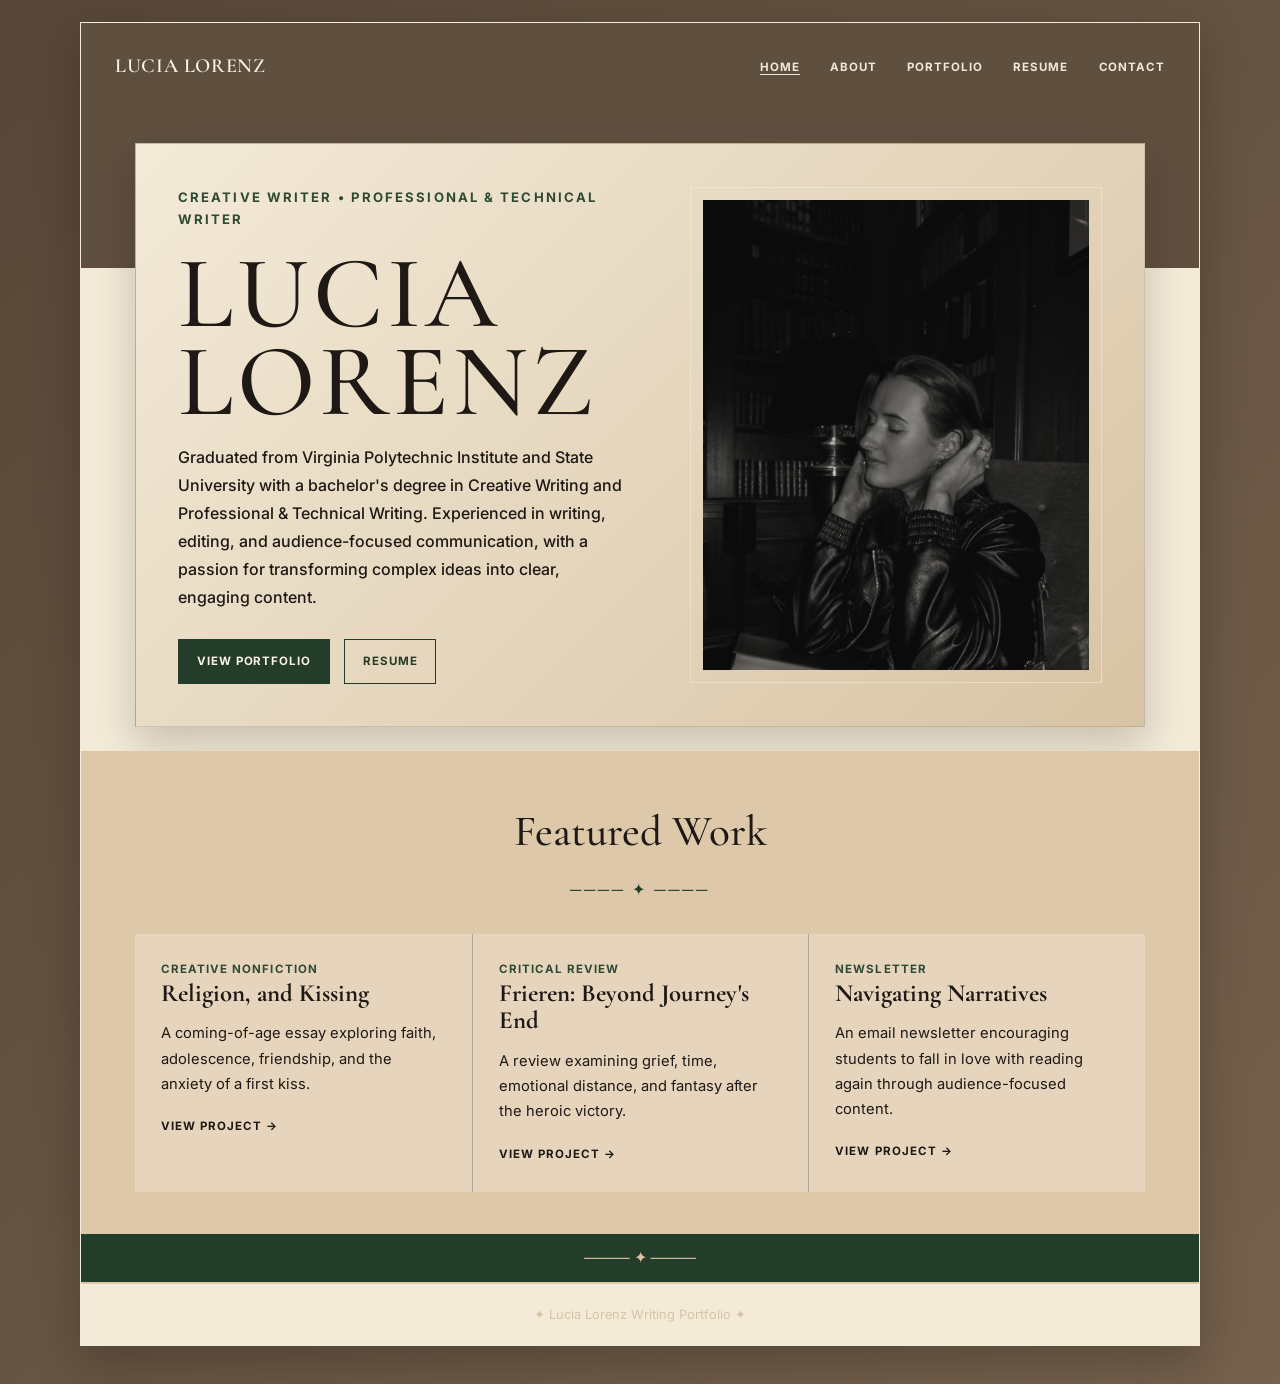
<file: index.html>
<!doctype html>
<html lang="en">
<head>
<meta charset="utf-8"><meta name="viewport" content="width=device-width, initial-scale=1">
<title>Home | Lucia Lorenz</title><link rel="stylesheet" href="style.css">
</head><body><div class="site"><header>
  <a class="brand" href="index.html" class="active">LUCIA LORENZ</a>
  <nav>
    <a href="index.html" class="active">Home</a>
    <a href="about.html">About</a>
    <a href="portfolio.html">Portfolio</a>
    <a href="resume.html">Resume</a>
    <a href="contact.html">Contact</a>
  </nav>
</header>
<main>
<section class="hero">
  <div><div class="eyebrow">Creative Writer • Professional & Technical Writer</div><h1>LUCIA<br>LORENZ</h1><p>Graduated from Virginia Polytechnic Institute and State University with a bachelor's degree in Creative Writing and Professional & Technical Writing. Experienced in writing, editing, and audience-focused communication, with a passion for transforming complex ideas into clear, engaging content.</p><div class="actions"><a class="btn" href="portfolio.html">View Portfolio</a><a class="btn secondary" href="assets/pdfs/lucia-lorenz-resume.pdf">Resume</a></div></div>
  <div class="photo-frame"><img src="assets/images/lucia-lorenz.jpg" alt="Black and white portrait of Lucia Lorenz"></div>
</section>
<section class="section"><h2>Featured Work</h2><div class="orn">──── ✦ ────</div><div class="featured">
  <article class="card"><div class="tag">Creative Nonfiction</div><h3>Religion, and Kissing</h3><p>A coming-of-age essay exploring faith, adolescence, friendship, and the anxiety of a first kiss.</p><a class="link" href="assets/pdfs/religion-and-kissing.pdf">View Project →</a></article>
  <article class="card"><div class="tag">Critical Review</div><h3>Frieren: Beyond Journey's End</h3><p>A review examining grief, time, emotional distance, and fantasy after the heroic victory.</p><a class="link" href="assets/pdfs/frieren-beyond-journeys-end-review.pdf">View Project →</a></article>
  <article class="card"><div class="tag">Newsletter</div><h3>Navigating Narratives</h3><p>An email newsletter encouraging students to fall in love with reading again through audience-focused content.</p><a class="link" href="assets/pdfs/navigating-narratives-newsletter.pdf">View Project →</a></article>
</div><div class="greenbar">──── ✦ ────</div></section></main><div class="footer-note">✦ Lucia Lorenz Writing Portfolio ✦</div></div></body></html>
</file>
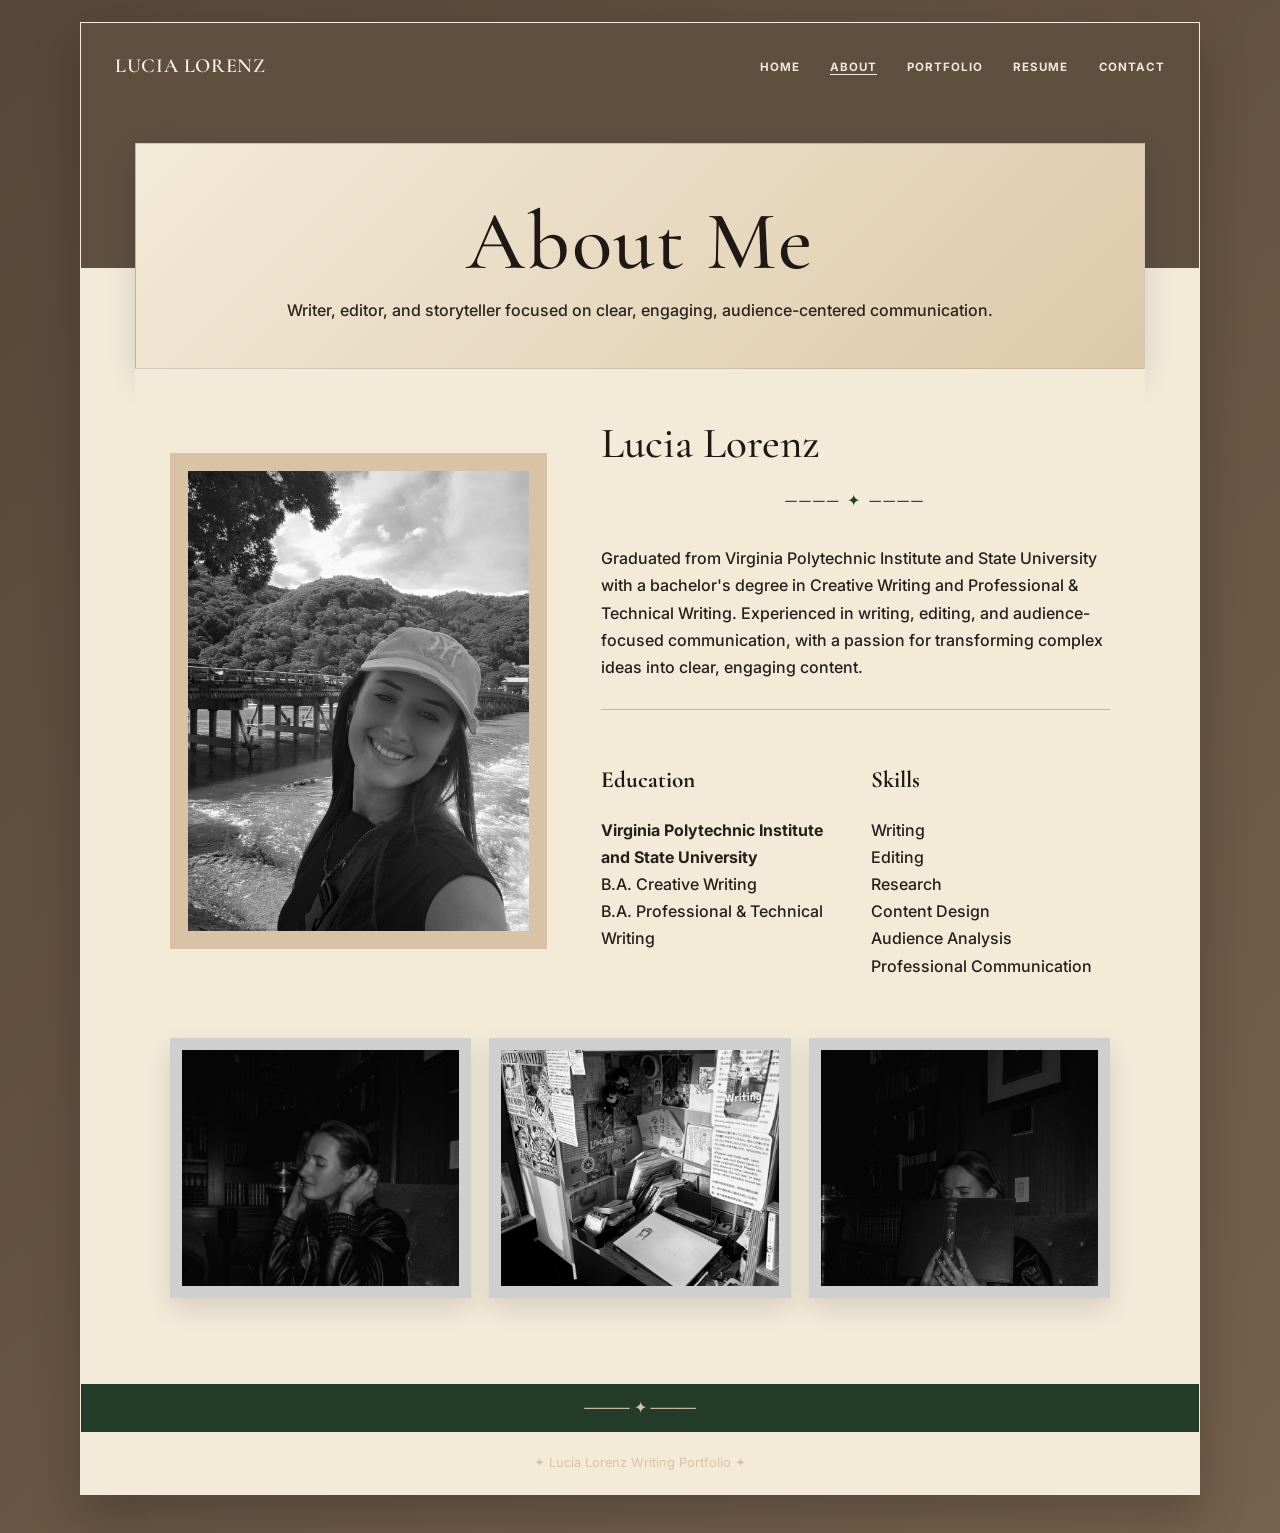
<file: about.html>
<!doctype html>
<html lang="en">
<head>
<meta charset="utf-8"><meta name="viewport" content="width=device-width, initial-scale=1">
<title>About | Lucia Lorenz</title><link rel="stylesheet" href="style.css">
</head><body><div class="site"><header>
  <a class="brand" href="index.html">LUCIA LORENZ</a>
  <nav>
    <a href="index.html">Home</a>
    <a href="about.html" class="active">About</a>
    <a href="portfolio.html">Portfolio</a>
    <a href="resume.html">Resume</a>
    <a href="contact.html">Contact</a>
  </nav>
</header>
<main>
<section class="page-head"><h1 class="page-title">About Me</h1><p class="intro">Writer, editor, and storyteller focused on clear, engaging, audience-centered communication.</p></section>
<section class="content"><div class="about-grid"><div class="about-photo"><img src="assets/images/kyoto-river.jpg" alt="Lucia Lorenz smiling outdoors near a river and bridge"></div><div><h1>Lucia Lorenz</h1><div class="orn">──── ✦ ────</div><p>Graduated from Virginia Polytechnic Institute and State University with a bachelor's degree in Creative Writing and Professional & Technical Writing. Experienced in writing, editing, and audience-focused communication, with a passion for transforming complex ideas into clear, engaging content.</p><div class="split"><div><h3>Education</h3><p><strong>Virginia Polytechnic Institute and State University</strong><br>B.A. Creative Writing<br>B.A. Professional & Technical Writing</p></div><div><h3>Skills</h3><p>Writing<br>Editing<br>Research<br>Content Design<br>Audience Analysis<br>Professional Communication</p></div></div></div></div><div class="photo-strip"><img src="assets/images/lucia-lorenz.jpg" alt="Black and white portrait of Lucia Lorenz"><img src="assets/images/writing-desk.jpg" alt="Writing desk with manga and art materials"><img src="assets/images/reading-book.jpg" alt="Lucia reading in a library"></div></section><div class="greenbar">──── ✦ ────</div></main><div class="footer-note">✦ Lucia Lorenz Writing Portfolio ✦</div></div></body></html>
</file>
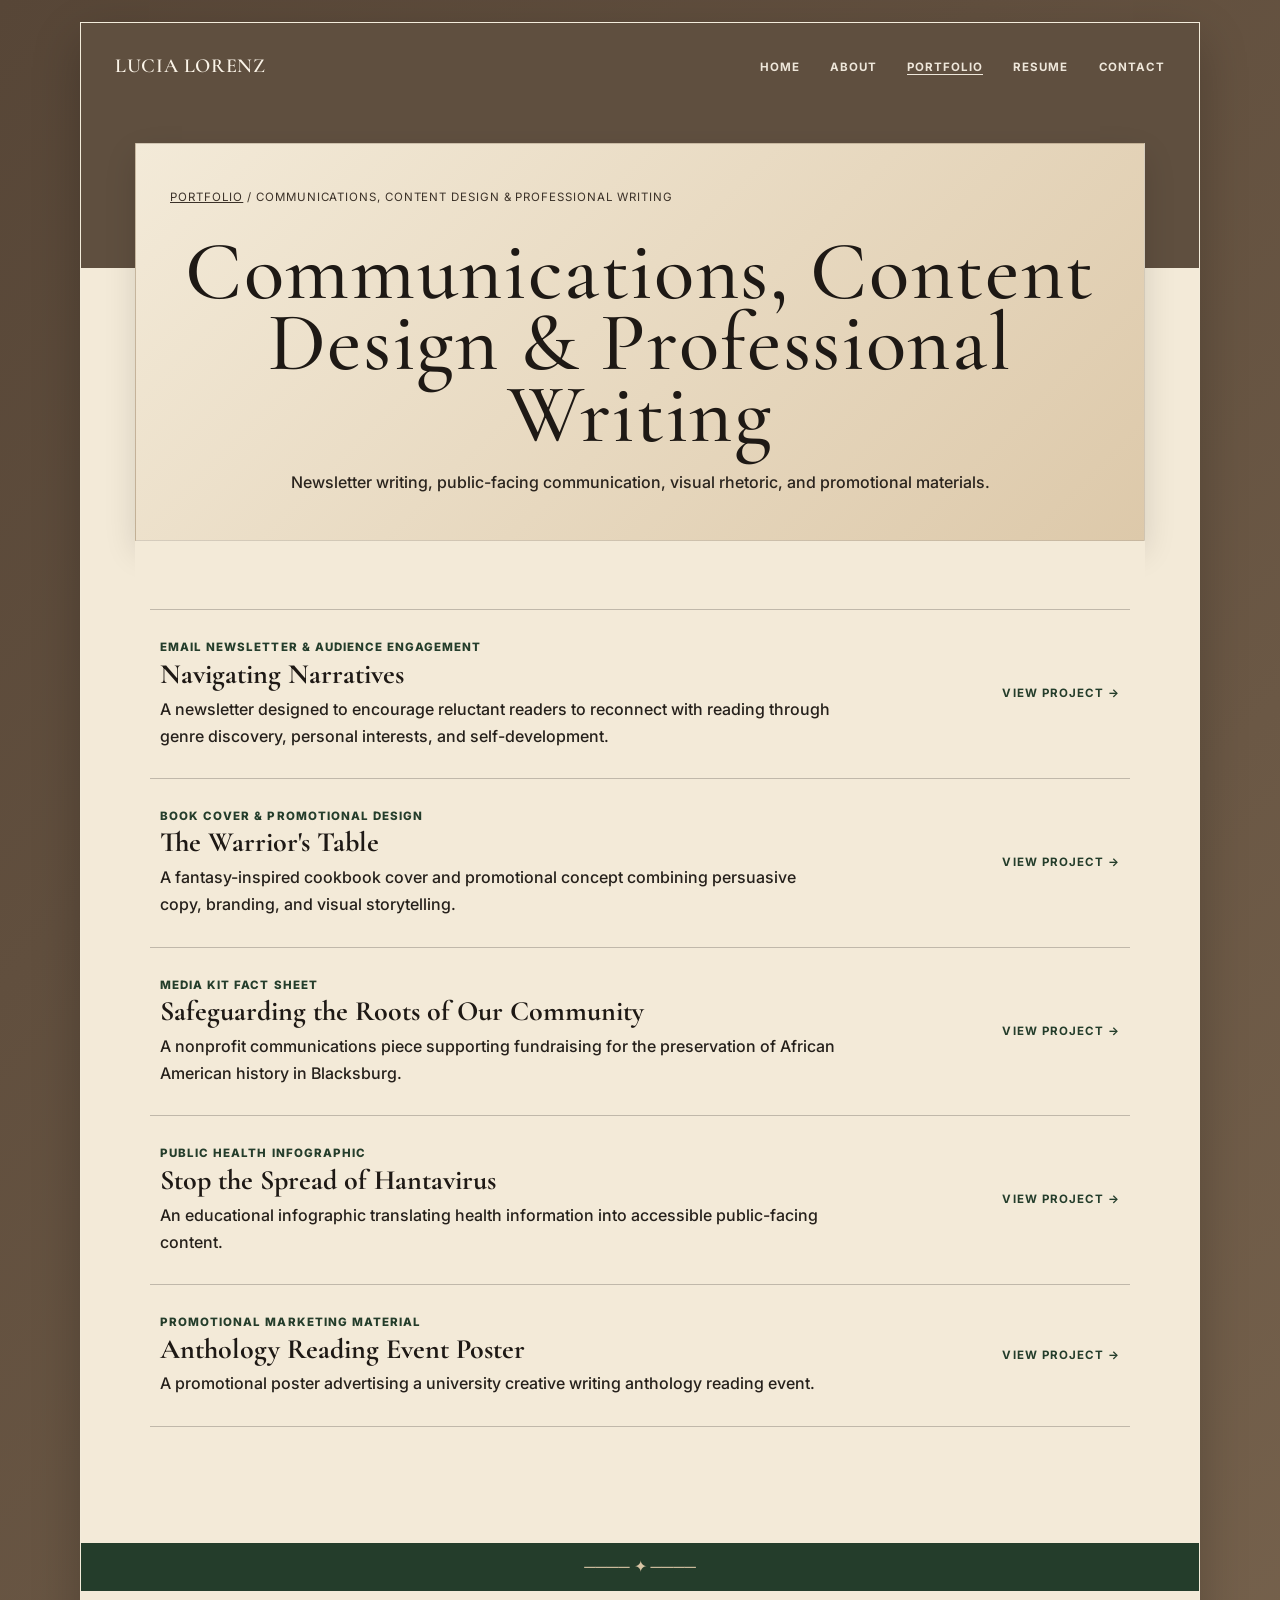
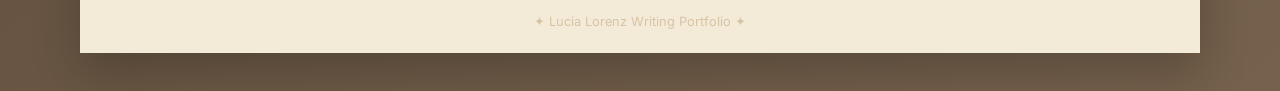
<file: communications.html>
<!doctype html>
<html lang="en">
<head>
<meta charset="utf-8"><meta name="viewport" content="width=device-width, initial-scale=1">
<title>Communications, Content Design & Professional Writing | Lucia Lorenz</title><link rel="stylesheet" href="style.css">
</head><body><div class="site"><header>
  <a class="brand" href="index.html">LUCIA LORENZ</a>
  <nav>
    <a href="index.html">Home</a>
    <a href="about.html">About</a>
    <a href="portfolio.html" class="active">Portfolio</a>
    <a href="resume.html">Resume</a>
    <a href="contact.html">Contact</a>
  </nav>
</header>
<main><section class="page-head"><div class="breadcrumbs"><a href="portfolio.html">Portfolio</a> / Communications, Content Design & Professional Writing</div><h1 class="page-title">Communications, Content Design & Professional Writing</h1><p class="intro">Newsletter writing, public-facing communication, visual rhetoric, and promotional materials.</p></section><section class="content"><div class="project-list"><article class="project"><div><div class="tag">Email Newsletter & Audience Engagement</div><h3>Navigating Narratives</h3><p>A newsletter designed to encourage reluctant readers to reconnect with reading through genre discovery, personal interests, and self-development.</p></div><a class="link" href="assets/pdfs/navigating-narratives-newsletter.pdf">View Project →</a></article><article class="project"><div><div class="tag">Book Cover & Promotional Design</div><h3>The Warrior's Table</h3><p>A fantasy-inspired cookbook cover and promotional concept combining persuasive copy, branding, and visual storytelling.</p></div><a class="link" href="assets/pdfs/warriors-table-book-cover.pdf">View Project →</a></article><article class="project"><div><div class="tag">Media Kit Fact Sheet</div><h3>Safeguarding the Roots of Our Community</h3><p>A nonprofit communications piece supporting fundraising for the preservation of African American history in Blacksburg.</p></div><a class="link" href="assets/pdfs/safeguarding-roots-fact-sheet.pdf">View Project →</a></article><article class="project"><div><div class="tag">Public Health Infographic</div><h3>Stop the Spread of Hantavirus</h3><p>An educational infographic translating health information into accessible public-facing content.</p></div><a class="link" href="assets/pdfs/hantavirus-infographic.pdf">View Project →</a></article><article class="project"><div><div class="tag">Promotional Marketing Material</div><h3>Anthology Reading Event Poster</h3><p>A promotional poster advertising a university creative writing anthology reading event.</p></div><a class="link" href="assets/pdfs/anthology-reading-poster.pdf">View Project →</a></article></div></section><div class="greenbar">──── ✦ ────</div></main><div class="footer-note">✦ Lucia Lorenz Writing Portfolio ✦</div></div></body></html>
</file>
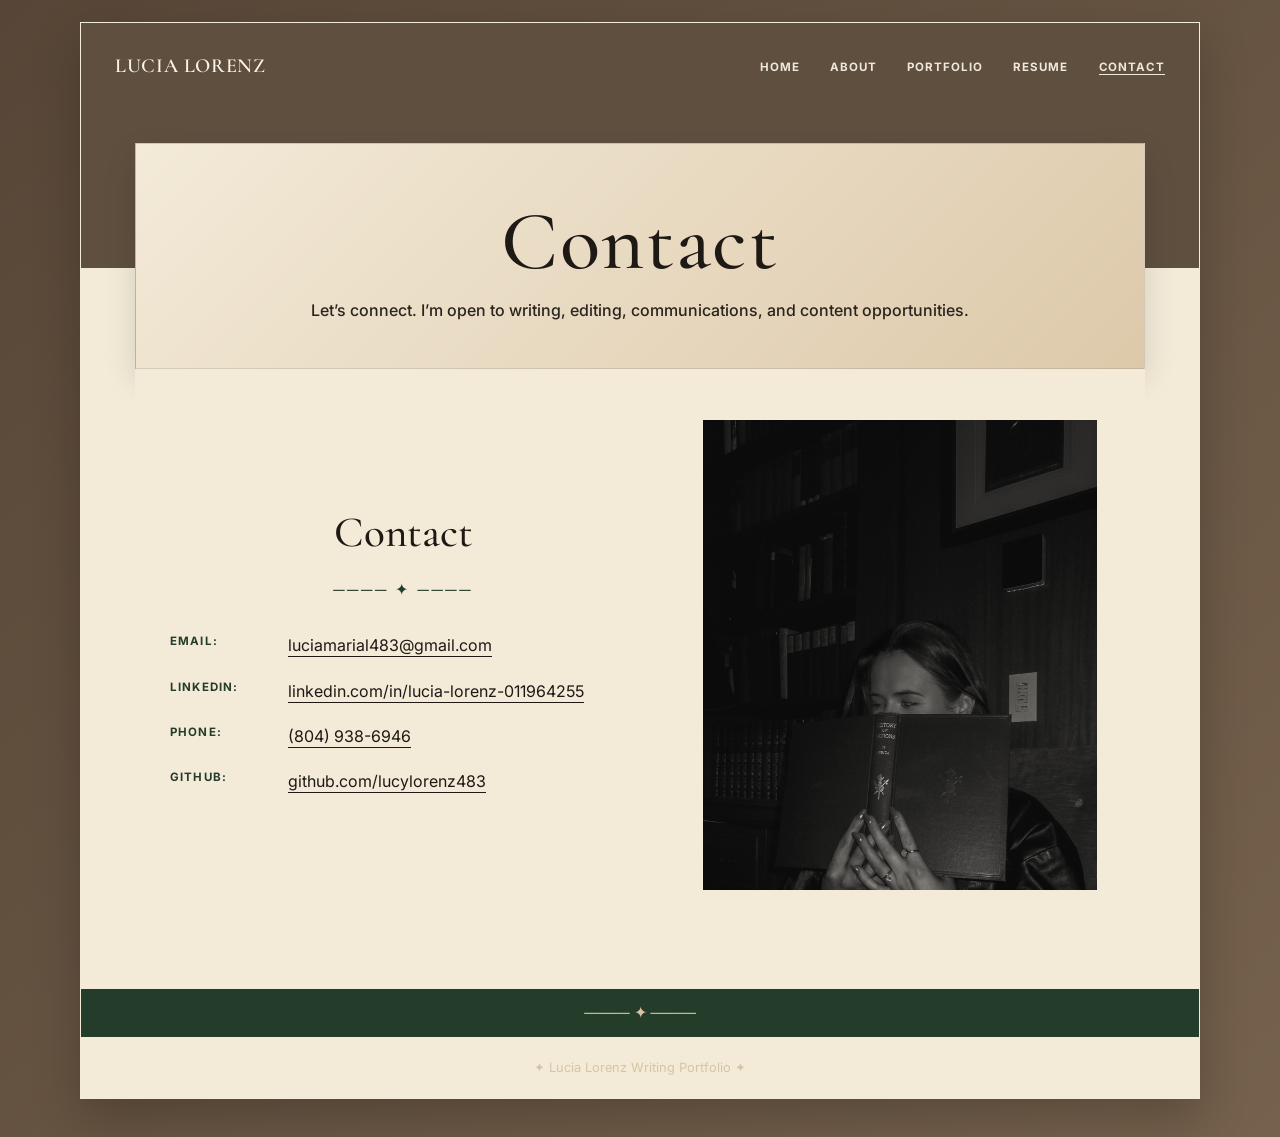
<file: contact.html>
<!doctype html>
<html lang="en">
<head>
<meta charset="utf-8"><meta name="viewport" content="width=device-width, initial-scale=1">
<title>Contact | Lucia Lorenz</title><link rel="stylesheet" href="style.css">
</head><body><div class="site"><header>
  <a class="brand" href="index.html">LUCIA LORENZ</a>
  <nav>
    <a href="index.html">Home</a>
    <a href="about.html">About</a>
    <a href="portfolio.html">Portfolio</a>
    <a href="resume.html">Resume</a>
    <a href="contact.html" class="active">Contact</a>
  </nav>
</header>
<main><section class="page-head"><h1 class="page-title">Contact</h1><p class="intro">Let’s connect. I’m open to writing, editing, communications, and content opportunities.</p></section><section class="content"><div class="contact-grid"><div><h1>Contact</h1><div class="orn">──── ✦ ────</div><div class="contact-list"><p><strong>Email:</strong> <a href="mailto:luciamarial483@gmail.com">luciamarial483@gmail.com</a></p><p><strong>LinkedIn:</strong> <a href="https://www.linkedin.com/in/lucia-lorenz-011964255/">linkedin.com/in/lucia-lorenz-011964255</a></p><p><strong>Phone:</strong> <a href="tel:8049386946">(804) 938-6946</a></p><p><strong>GitHub:</strong> <a href="https://github.com/lucylorenz483">github.com/lucylorenz483</a></p></div></div><div class="photo-frame"><img src="assets/images/reading-book.jpg" alt="Lucia reading in a library"></div></div></section><div class="greenbar">──── ✦ ────</div></main><div class="footer-note">✦ Lucia Lorenz Writing Portfolio ✦</div></div></body></html>
</file>
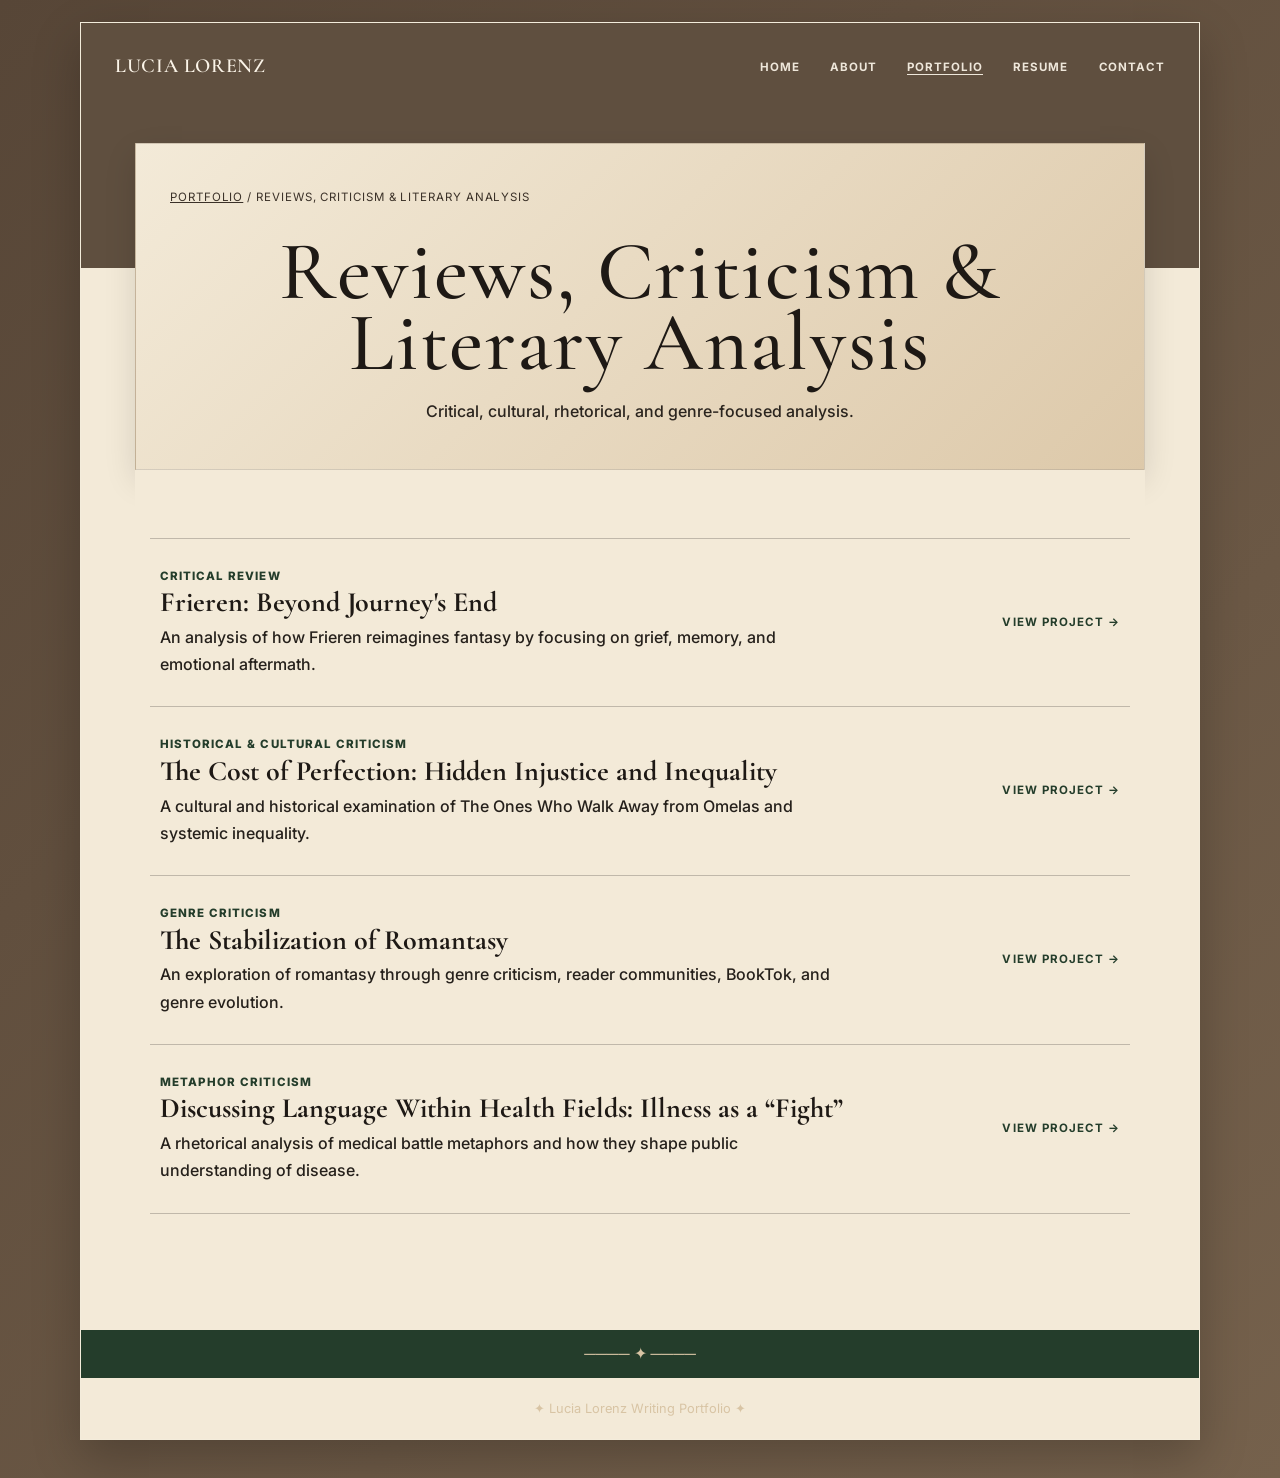
<file: criticism.html>
<!doctype html>
<html lang="en">
<head>
<meta charset="utf-8"><meta name="viewport" content="width=device-width, initial-scale=1">
<title>Reviews, Criticism & Literary Analysis | Lucia Lorenz</title><link rel="stylesheet" href="style.css">
</head><body><div class="site"><header>
  <a class="brand" href="index.html">LUCIA LORENZ</a>
  <nav>
    <a href="index.html">Home</a>
    <a href="about.html">About</a>
    <a href="portfolio.html" class="active">Portfolio</a>
    <a href="resume.html">Resume</a>
    <a href="contact.html">Contact</a>
  </nav>
</header>
<main><section class="page-head"><div class="breadcrumbs"><a href="portfolio.html">Portfolio</a> / Reviews, Criticism & Literary Analysis</div><h1 class="page-title">Reviews, Criticism & Literary Analysis</h1><p class="intro">Critical, cultural, rhetorical, and genre-focused analysis.</p></section><section class="content"><div class="project-list"><article class="project"><div><div class="tag">Critical Review</div><h3>Frieren: Beyond Journey's End</h3><p>An analysis of how Frieren reimagines fantasy by focusing on grief, memory, and emotional aftermath.</p></div><a class="link" href="assets/pdfs/frieren-beyond-journeys-end-review.pdf">View Project →</a></article><article class="project"><div><div class="tag">Historical & Cultural Criticism</div><h3>The Cost of Perfection: Hidden Injustice and Inequality</h3><p>A cultural and historical examination of The Ones Who Walk Away from Omelas and systemic inequality.</p></div><a class="link" href="assets/pdfs/the-cost-of-perfection-omelas.pdf">View Project →</a></article><article class="project"><div><div class="tag">Genre Criticism</div><h3>The Stabilization of Romantasy</h3><p>An exploration of romantasy through genre criticism, reader communities, BookTok, and genre evolution.</p></div><a class="link" href="assets/pdfs/stabilization-of-romantasy.pdf">View Project →</a></article><article class="project"><div><div class="tag">Metaphor Criticism</div><h3>Discussing Language Within Health Fields: Illness as a “Fight”</h3><p>A rhetorical analysis of medical battle metaphors and how they shape public understanding of disease.</p></div><a class="link" href="assets/pdfs/illness-as-a-fight-metaphor-criticism.pdf">View Project →</a></article></div></section><div class="greenbar">──── ✦ ────</div></main><div class="footer-note">✦ Lucia Lorenz Writing Portfolio ✦</div></div></body></html>
</file>
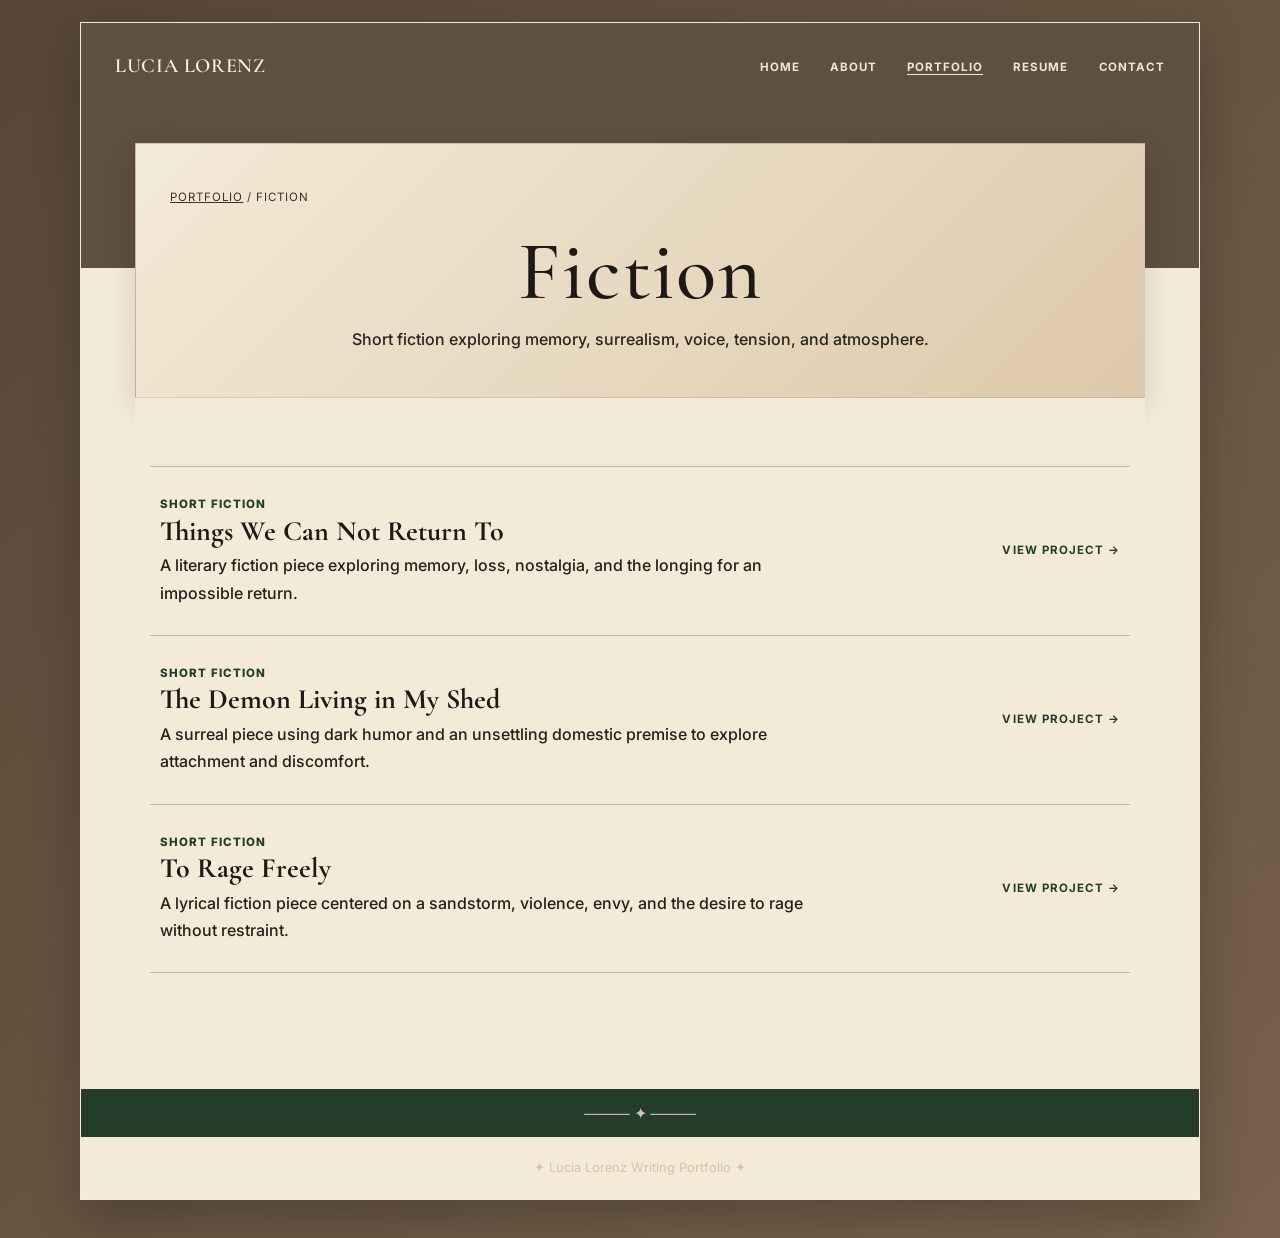
<file: fiction.html>
<!doctype html>
<html lang="en">
<head>
<meta charset="utf-8"><meta name="viewport" content="width=device-width, initial-scale=1">
<title>Fiction | Lucia Lorenz</title><link rel="stylesheet" href="style.css">
</head><body><div class="site"><header>
  <a class="brand" href="index.html">LUCIA LORENZ</a>
  <nav>
    <a href="index.html">Home</a>
    <a href="about.html">About</a>
    <a href="portfolio.html" class="active">Portfolio</a>
    <a href="resume.html">Resume</a>
    <a href="contact.html">Contact</a>
  </nav>
</header>
<main><section class="page-head"><div class="breadcrumbs"><a href="portfolio.html">Portfolio</a> / Fiction</div><h1 class="page-title">Fiction</h1><p class="intro">Short fiction exploring memory, surrealism, voice, tension, and atmosphere.</p></section><section class="content"><div class="project-list"><article class="project"><div><div class="tag">Short Fiction</div><h3>Things We Can Not Return To</h3><p>A literary fiction piece exploring memory, loss, nostalgia, and the longing for an impossible return.</p></div><a class="link" href="assets/pdfs/things-we-cannot-return-to.pdf">View Project →</a></article><article class="project"><div><div class="tag">Short Fiction</div><h3>The Demon Living in My Shed</h3><p>A surreal piece using dark humor and an unsettling domestic premise to explore attachment and discomfort.</p></div><a class="link" href="assets/pdfs/the-demon-living-in-my-shed.pdf">View Project →</a></article><article class="project"><div><div class="tag">Short Fiction</div><h3>To Rage Freely</h3><p>A lyrical fiction piece centered on a sandstorm, violence, envy, and the desire to rage without restraint.</p></div><a class="link" href="assets/pdfs/to-rage-freely.pdf">View Project →</a></article></div></section><div class="greenbar">──── ✦ ────</div></main><div class="footer-note">✦ Lucia Lorenz Writing Portfolio ✦</div></div></body></html>
</file>
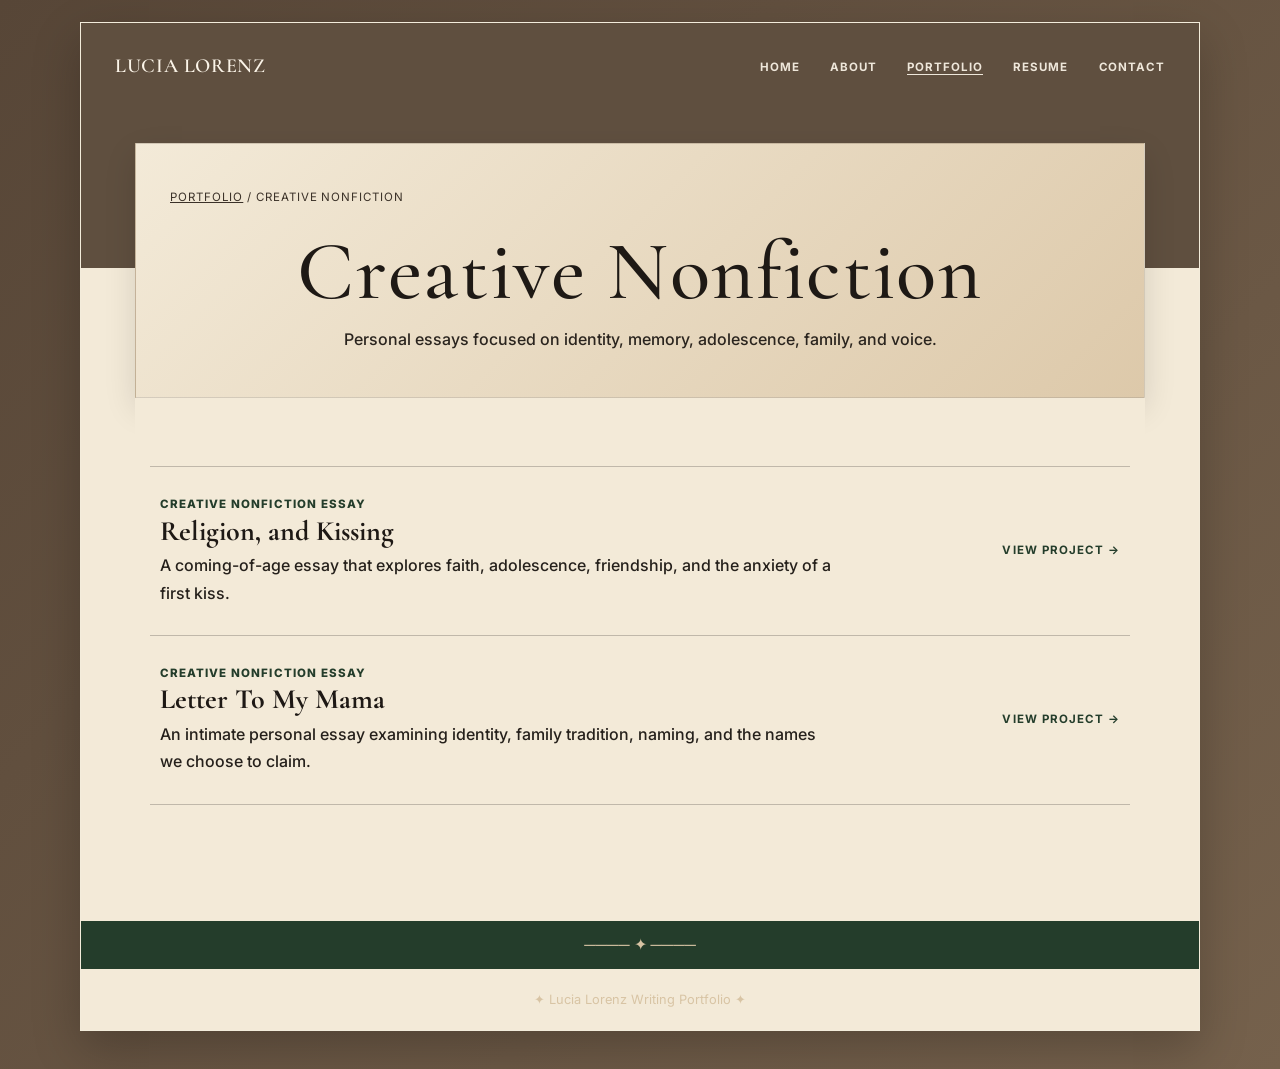
<file: nonfiction.html>
<!doctype html>
<html lang="en">
<head>
<meta charset="utf-8"><meta name="viewport" content="width=device-width, initial-scale=1">
<title>Creative Nonfiction | Lucia Lorenz</title><link rel="stylesheet" href="style.css">
</head><body><div class="site"><header>
  <a class="brand" href="index.html">LUCIA LORENZ</a>
  <nav>
    <a href="index.html">Home</a>
    <a href="about.html">About</a>
    <a href="portfolio.html" class="active">Portfolio</a>
    <a href="resume.html">Resume</a>
    <a href="contact.html">Contact</a>
  </nav>
</header>
<main><section class="page-head"><div class="breadcrumbs"><a href="portfolio.html">Portfolio</a> / Creative Nonfiction</div><h1 class="page-title">Creative Nonfiction</h1><p class="intro">Personal essays focused on identity, memory, adolescence, family, and voice.</p></section><section class="content"><div class="project-list"><article class="project"><div><div class="tag">Creative Nonfiction Essay</div><h3>Religion, and Kissing</h3><p>A coming-of-age essay that explores faith, adolescence, friendship, and the anxiety of a first kiss.</p></div><a class="link" href="assets/pdfs/religion-and-kissing.pdf">View Project →</a></article><article class="project"><div><div class="tag">Creative Nonfiction Essay</div><h3>Letter To My Mama</h3><p>An intimate personal essay examining identity, family tradition, naming, and the names we choose to claim.</p></div><a class="link" href="assets/pdfs/letter-to-my-mama.pdf">View Project →</a></article></div></section><div class="greenbar">──── ✦ ────</div></main><div class="footer-note">✦ Lucia Lorenz Writing Portfolio ✦</div></div></body></html>
</file>
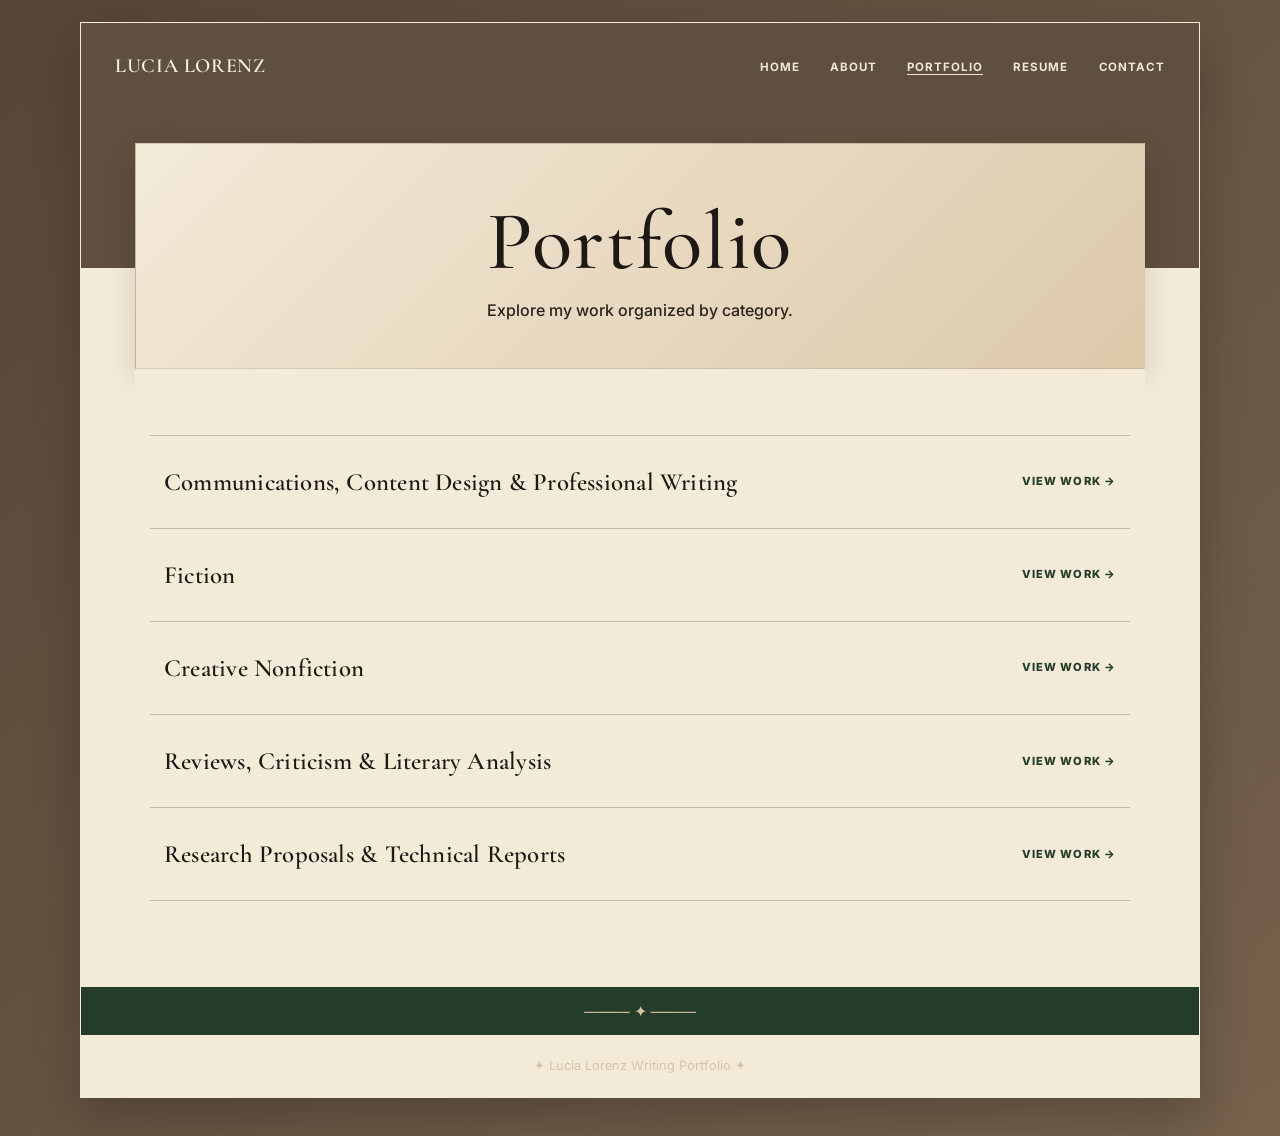
<file: portfolio.html>
<!doctype html>
<html lang="en">
<head>
<meta charset="utf-8"><meta name="viewport" content="width=device-width, initial-scale=1">
<title>Portfolio | Lucia Lorenz</title><link rel="stylesheet" href="style.css">
</head><body><div class="site"><header>
  <a class="brand" href="index.html">LUCIA LORENZ</a>
  <nav>
    <a href="index.html">Home</a>
    <a href="about.html">About</a>
    <a href="portfolio.html" class="active">Portfolio</a>
    <a href="resume.html">Resume</a>
    <a href="contact.html">Contact</a>
  </nav>
</header>
<main>
<section class="page-head"><h1 class="page-title">Portfolio</h1><p class="intro">Explore my work organized by category.</p></section>
<section class="content"><div class="category-grid">
<a class="category-row" href="communications.html"><strong>Communications, Content Design & Professional Writing</strong><span>View Work →</span></a>
<a class="category-row" href="fiction.html"><strong>Fiction</strong><span>View Work →</span></a>
<a class="category-row" href="nonfiction.html"><strong>Creative Nonfiction</strong><span>View Work →</span></a>
<a class="category-row" href="criticism.html"><strong>Reviews, Criticism & Literary Analysis</strong><span>View Work →</span></a>
<a class="category-row" href="reports.html"><strong>Research Proposals & Technical Reports</strong><span>View Work →</span></a>
</div></section><div class="greenbar">──── ✦ ────</div></main><div class="footer-note">✦ Lucia Lorenz Writing Portfolio ✦</div></div></body></html>
</file>
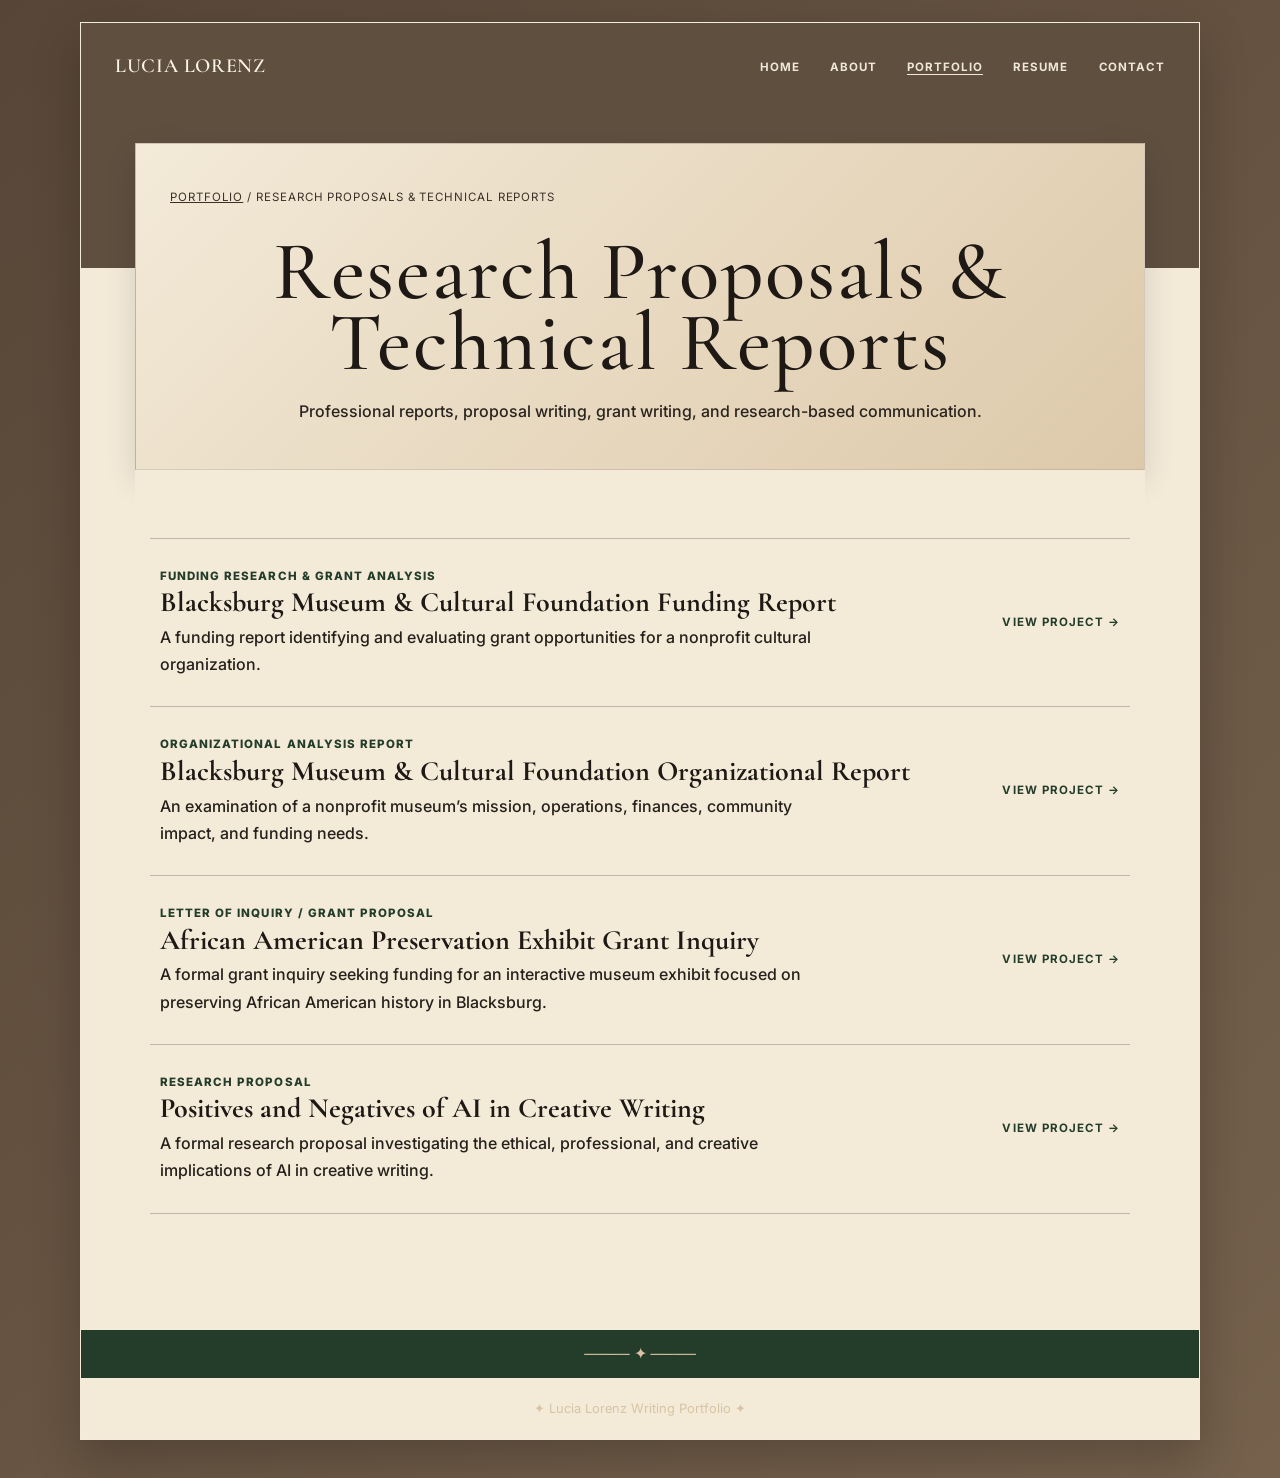
<file: reports.html>
<!doctype html>
<html lang="en">
<head>
<meta charset="utf-8"><meta name="viewport" content="width=device-width, initial-scale=1">
<title>Research Proposals & Technical Reports | Lucia Lorenz</title><link rel="stylesheet" href="style.css">
</head><body><div class="site"><header>
  <a class="brand" href="index.html">LUCIA LORENZ</a>
  <nav>
    <a href="index.html">Home</a>
    <a href="about.html">About</a>
    <a href="portfolio.html" class="active">Portfolio</a>
    <a href="resume.html">Resume</a>
    <a href="contact.html">Contact</a>
  </nav>
</header>
<main><section class="page-head"><div class="breadcrumbs"><a href="portfolio.html">Portfolio</a> / Research Proposals & Technical Reports</div><h1 class="page-title">Research Proposals & Technical Reports</h1><p class="intro">Professional reports, proposal writing, grant writing, and research-based communication.</p></section><section class="content"><div class="project-list"><article class="project"><div><div class="tag">Funding Research & Grant Analysis</div><h3>Blacksburg Museum & Cultural Foundation Funding Report</h3><p>A funding report identifying and evaluating grant opportunities for a nonprofit cultural organization.</p></div><a class="link" href="assets/pdfs/bmcc-funding-report.pdf">View Project →</a></article><article class="project"><div><div class="tag">Organizational Analysis Report</div><h3>Blacksburg Museum & Cultural Foundation Organizational Report</h3><p>An examination of a nonprofit museum’s mission, operations, finances, community impact, and funding needs.</p></div><a class="link" href="assets/pdfs/bmcc-organizational-report.pdf">View Project →</a></article><article class="project"><div><div class="tag">Letter of Inquiry / Grant Proposal</div><h3>African American Preservation Exhibit Grant Inquiry</h3><p>A formal grant inquiry seeking funding for an interactive museum exhibit focused on preserving African American history in Blacksburg.</p></div><a class="link" href="assets/pdfs/african-american-preservation-grant-inquiry.pdf">View Project →</a></article><article class="project"><div><div class="tag">Research Proposal</div><h3>Positives and Negatives of AI in Creative Writing</h3><p>A formal research proposal investigating the ethical, professional, and creative implications of AI in creative writing.</p></div><a class="link" href="assets/pdfs/ai-creative-writing-research-proposal.pdf">View Project →</a></article></div></section><div class="greenbar">──── ✦ ────</div></main><div class="footer-note">✦ Lucia Lorenz Writing Portfolio ✦</div></div></body></html>
</file>
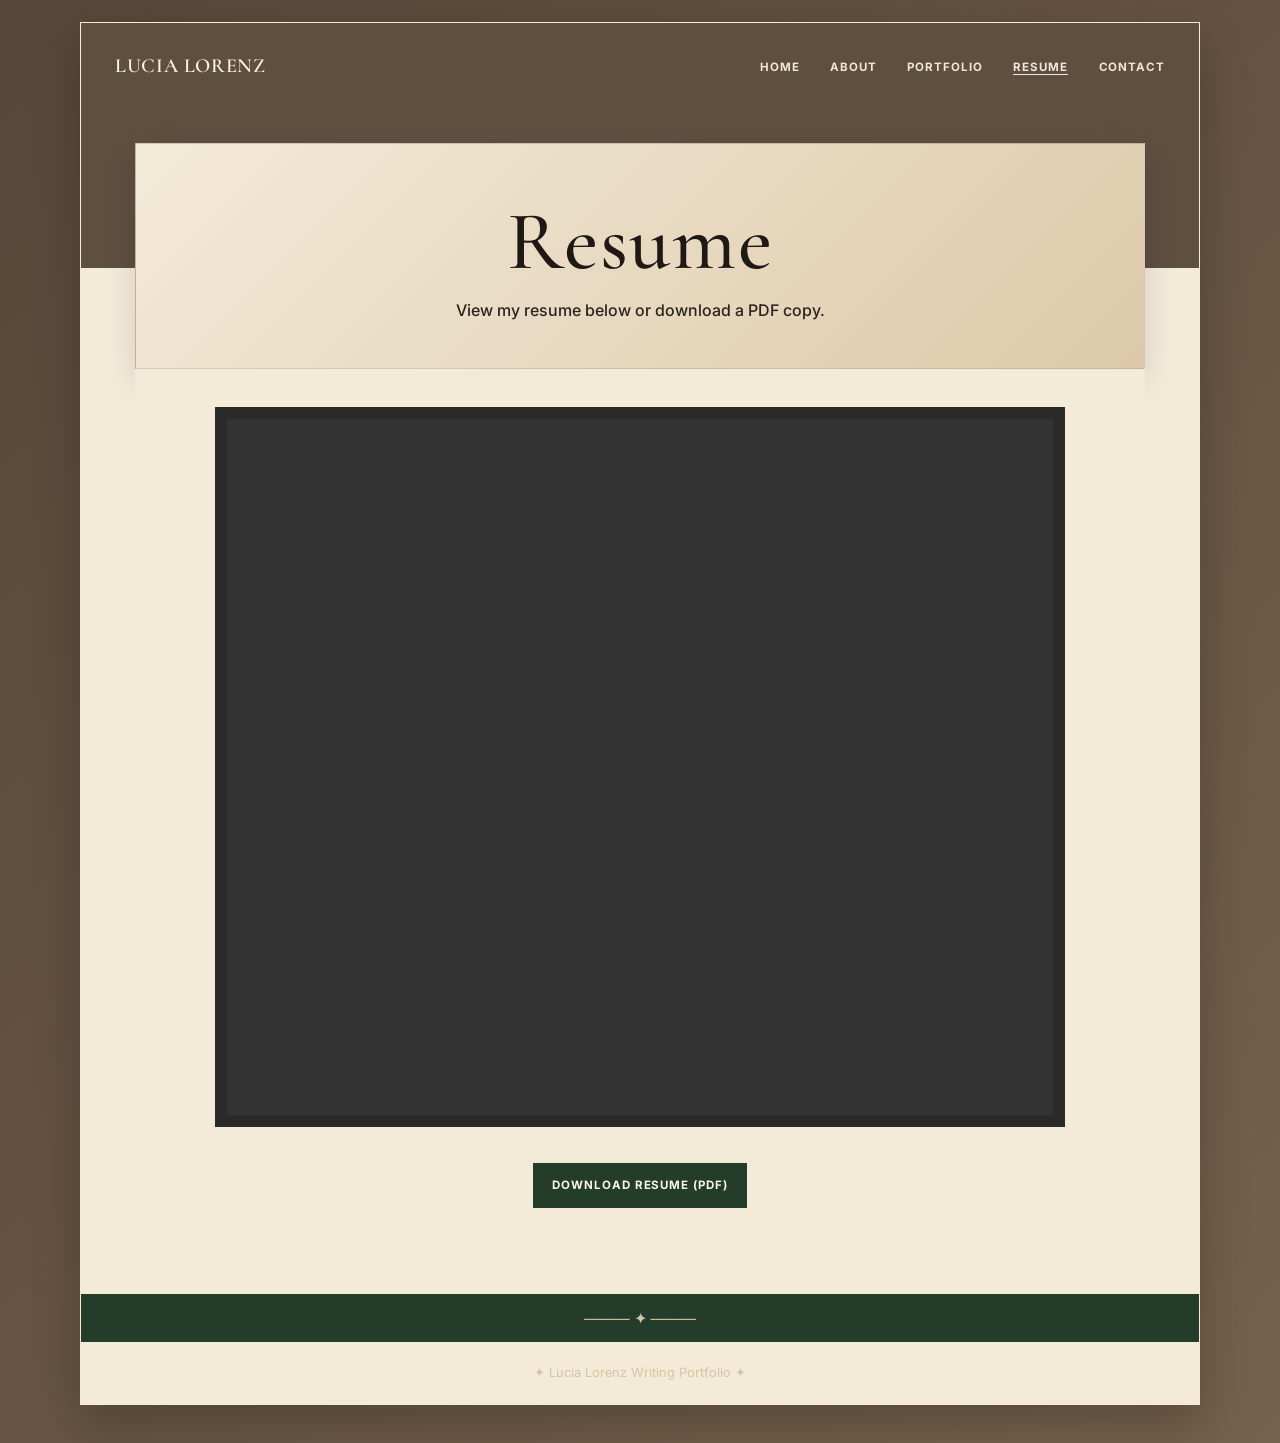
<file: resume.html>
<!doctype html>
<html lang="en">
<head>
<meta charset="utf-8"><meta name="viewport" content="width=device-width, initial-scale=1">
<title>Resume | Lucia Lorenz</title><link rel="stylesheet" href="style.css">
</head><body><div class="site"><header>
  <a class="brand" href="index.html">LUCIA LORENZ</a>
  <nav>
    <a href="index.html">Home</a>
    <a href="about.html">About</a>
    <a href="portfolio.html">Portfolio</a>
    <a href="resume.html" class="active">Resume</a>
    <a href="contact.html">Contact</a>
  </nav>
</header>
<main><section class="page-head"><h1 class="page-title">Resume</h1><p class="intro">View my resume below or download a PDF copy.</p></section><section class="content"><div class="resume-box"><iframe class="resume-embed" src="assets/pdfs/lucia-lorenz-resume.pdf"></iframe><div class="actions" style="justify-content:center"><a class="btn light" href="assets/pdfs/lucia-lorenz-resume.pdf">Download Resume (PDF)</a></div></div></section><div class="greenbar">──── ✦ ────</div></main><div class="footer-note">✦ Lucia Lorenz Writing Portfolio ✦</div></div></body></html>
</file>
<file: style.css>
@import url('https://fonts.googleapis.com/css2?family=Cormorant+Garamond:wght@400;500;600;700&family=Inter:wght@400;500;600;700&display=swap');
:root{--bg:#5b4a3b;--bg2:#6f5a45;--paper:#d8c7aa;--paper2:#efe5d1;--cream:#f4efe4;--ink:#211b16;--muted:#6b5a48;--green:#243d2b;--green2:#314f37;--line:rgba(33,27,22,.22);--shadow:0 18px 45px rgba(0,0,0,.22)}
*{box-sizing:border-box}body{margin:0;background:linear-gradient(135deg,var(--bg),var(--bg2));color:var(--ink);font-family:Inter,Arial,sans-serif;line-height:1.7}a{color:inherit}.site{width:min(1120px,94%);margin:22px auto 38px;background:linear-gradient(#6a5743 0 0) top/100% 320px no-repeat,var(--paper2);box-shadow:var(--shadow);border:1px solid rgba(244,239,228,.25);min-height:calc(100vh - 60px)}header{display:flex;justify-content:space-between;align-items:center;padding:26px 34px;color:var(--cream);letter-spacing:.04em}.brand{font-family:Cormorant Garamond,serif;font-size:1.25rem;font-weight:600;text-decoration:none}nav a{font-size:.72rem;text-transform:uppercase;text-decoration:none;margin-left:26px;font-weight:700;letter-spacing:.08em;opacity:.92}nav a:hover,nav a.active{border-bottom:1px solid var(--cream)}main{padding:42px 54px}.hero{display:grid;grid-template-columns:1.05fr .95fr;gap:56px;align-items:center;color:var(--cream);padding:12px 0 52px}.eyebrow{font-family:Cormorant Garamond,serif;font-style:italic;font-size:1.4rem;color:#eadcc4}.hero h1,.page-title{font-family:Cormorant Garamond,serif;font-size:clamp(4rem,8vw,7.4rem);line-height:.86;margin:18px 0;font-weight:500;letter-spacing:.02em}.hero p{max-width:510px}.photo-frame{border:1px solid rgba(244,239,228,.5);padding:12px}.photo-frame img{width:100%;height:470px;object-fit:cover;display:block;filter:sepia(.12)}.actions{display:flex;gap:14px;flex-wrap:wrap;margin-top:28px}.btn{display:inline-block;padding:12px 18px;border:1px solid var(--green);background:var(--green);color:var(--cream);text-decoration:none;text-transform:uppercase;font-weight:700;font-size:.72rem;letter-spacing:.08em}.btn.secondary{background:transparent;color:var(--cream);border-color:rgba(244,239,228,.7)}.btn.light{background:var(--green);color:var(--cream)}.section{background:var(--paper);margin:0 -54px -42px;padding:44px 54px}.section h2,.content h1,.category-title{font-family:Cormorant Garamond,serif;font-size:2.7rem;text-align:center;margin:0 0 8px;font-weight:500}.orn{font-family:Cormorant Garamond,serif;text-align:center;margin:0 0 30px;color:var(--green);letter-spacing:.16em}.featured,.cards{display:grid;grid-template-columns:repeat(3,1fr);gap:0}.card{padding:26px;border-left:1px solid var(--line);background:rgba(244,239,228,.22)}.card:first-child{border-left:0}.card h3{font-family:Cormorant Garamond,serif;font-size:1.55rem;line-height:1.1;margin:0 0 10px}.tag{font-size:.72rem;text-transform:uppercase;letter-spacing:.09em;font-weight:700;color:var(--green2)}.card p{font-size:.92rem}.link{font-size:.72rem;text-transform:uppercase;letter-spacing:.09em;font-weight:700;text-decoration:none}.greenbar{height:48px;background:var(--green);margin:42px -54px -42px;display:flex;align-items:center;justify-content:center;color:var(--paper)}.content{background:var(--paper2);padding:22px 0 44px}.page-head{color:var(--cream);padding-bottom:42px}.page-head .page-title{font-size:4.6rem;text-align:center}.intro{text-align:center;max-width:760px;margin:0 auto}.category-grid{display:grid;gap:14px;margin:28px auto 0;max-width:900px}.category-row{display:grid;grid-template-columns:70px 1fr auto;align-items:center;background:var(--paper);padding:20px 26px;text-decoration:none;border:1px solid rgba(33,27,22,.12)}.icon{font-size:2rem;color:var(--green)}.project-list{display:grid;gap:12px;max-width:940px;margin:30px auto}.project{display:grid;grid-template-columns:1fr auto;gap:16px;align-items:center;background:var(--paper);padding:24px;border:1px solid rgba(33,27,22,.12)}.project h3{font-family:Cormorant Garamond,serif;font-size:1.6rem;margin:0}.project p{margin:.35rem 0 0}.about-grid,.contact-grid{display:grid;grid-template-columns:.85fr 1.15fr;gap:54px;align-items:center;max-width:940px;margin:0 auto}.about-photo{background:var(--paper);padding:18px}.about-photo img{width:100%;height:460px;object-fit:cover;filter:grayscale(100%) contrast(1.05);display:block}.split{display:grid;grid-template-columns:1fr 1fr;gap:32px;border-top:1px solid var(--line);margin-top:28px;padding-top:28px}.resume-box{max-width:850px;margin:0 auto;text-align:center}.resume-embed{width:100%;height:720px;border:12px solid #2a2a2a;background:#333}.contact-list a{text-decoration:none;display:block;margin:13px 0}.footer-note{padding:20px;text-align:center;color:var(--paper);font-size:.8rem}.breadcrumbs{font-size:.72rem;text-transform:uppercase;letter-spacing:.08em;margin-bottom:28px;color:var(--paper2)}
@media(max-width:800px){header{display:block;text-align:center}nav{margin-top:18px}nav a{margin:0 8px}.site{width:100%;margin:0}.hero,.about-grid,.contact-grid,.split{grid-template-columns:1fr}.featured,.cards{grid-template-columns:1fr}.card{border-left:0;border-top:1px solid var(--line)}main{padding:28px}.section{margin:0 -28px -28px;padding:34px 28px}.greenbar{margin:34px -28px -28px}.photo-frame img,.about-photo img{height:360px}.category-row,.project{grid-template-columns:1fr}.resume-embed{height:520px}.hero h1{font-size:4.3rem}}

/* Version 2 edits */
.site{background:linear-gradient(#6a5743 0 0) top/100% 260px no-repeat,var(--paper2)}
.hero{background:linear-gradient(135deg,var(--paper2),var(--paper));color:var(--ink);padding:42px;border:1px solid rgba(33,27,22,.14);box-shadow:0 14px 35px rgba(0,0,0,.16);margin-bottom:24px}
.eyebrow{color:var(--green);font-weight:600}
.hero h1{color:var(--ink)}
.hero p{color:#2b241d;font-weight:500}
.btn.secondary{color:var(--green);border-color:var(--green);background:rgba(244,239,228,.35)}
.category-row{grid-template-columns:1fr auto;gap:20px;font-family:Cormorant Garamond,serif;font-size:1.35rem;letter-spacing:.01em}
.category-row strong{font-weight:600}.category-row span{font-family:Inter,Arial,sans-serif;font-size:.72rem;text-transform:uppercase;letter-spacing:.08em;font-weight:700}.icon{display:none}
.contact-list p{margin:16px 0}.contact-list a{text-decoration:underline;text-underline-offset:4px;display:inline;margin:0}.contact-grid h1{text-align:center}.contact-grid .orn{text-align:center;margin-bottom:28px}
.photo-strip{display:grid;grid-template-columns:repeat(3,1fr);gap:18px;max-width:940px;margin:42px auto 0}.photo-strip img{width:100%;height:260px;object-fit:cover;filter:grayscale(100%) contrast(1.05);border:12px solid var(--paper);box-shadow:0 10px 24px rgba(0,0,0,.12)}
@media(max-width:800px){.hero{padding:28px}.photo-strip{grid-template-columns:1fr}.category-row{grid-template-columns:1fr}}

/* Version 2.5 polish */
:root{
  --bg:#5f4f3f;
  --bg2:#75614c;
  --paper:#d8c4a4;
  --paper2:#f3ead8;
  --cream:#fbf4e8;
  --ink:#1e1915;
  --muted:#3b3128;
  --green:#243d2b;
  --green2:#2f4a34;
  --line:rgba(30,25,21,.24);
}
body{background:linear-gradient(135deg,#574637,#75614c);color:var(--ink)}
.site{background:linear-gradient(#5f4f3f 0 0) top/100% 245px no-repeat,var(--paper2)}
header{color:var(--cream)}
main{padding-top:34px}
.hero{color:var(--ink);background:linear-gradient(135deg,#f3ead8,#d8c4a4);border:1px solid rgba(30,25,21,.18);box-shadow:0 18px 40px rgba(0,0,0,.18)}
.hero .eyebrow,.hero h1,.hero p{color:var(--ink)}
.hero .eyebrow{font-family:Inter,Arial,sans-serif;font-style:normal;text-transform:uppercase;letter-spacing:.16em;font-size:.82rem;font-weight:700;color:#2f4a34}
.hero h1{font-weight:500;letter-spacing:.04em}
.hero p{font-size:1rem;line-height:1.75;max-width:540px}
.btn.secondary{color:var(--green);border-color:var(--green);background:transparent}
.section{background:#ddc9aa;color:var(--ink)}
.section h2,.content h1,.category-title{color:var(--ink)}
.card{background:rgba(251,244,232,.28)}
.card p,.tag,.link,.project p,.intro{color:var(--ink)}
.tag{color:var(--green2)}

/* Make page titles readable and softer */
.page-head{color:var(--ink);background:linear-gradient(135deg,#f3ead8,#ddc9aa);padding:44px 34px;margin:0 0 0;border:1px solid rgba(30,25,21,.14);box-shadow:0 12px 30px rgba(0,0,0,.12)}
.page-head .page-title{color:var(--ink);font-size:clamp(3.4rem,7vw,5.2rem);letter-spacing:.02em}
.page-head .intro{color:#2a241e;font-weight:500;line-height:1.75}
.breadcrumbs,.breadcrumbs a{color:#3b3128}
.content{background:var(--paper2);color:var(--ink);padding-top:38px}

/* Portfolio page: clean editorial rows, no icons */
.category-grid{gap:0;max-width:980px;border-top:1px solid var(--line)}
.category-row{display:grid;grid-template-columns:1fr auto;gap:22px;background:transparent;border:0;border-bottom:1px solid var(--line);padding:25px 14px;text-decoration:none;color:var(--ink)}
.category-row strong{font-family:Cormorant Garamond,serif;font-size:1.55rem;font-weight:600;color:var(--ink)}
.category-row span{font-family:Inter,Arial,sans-serif;color:var(--green);font-size:.7rem;text-transform:uppercase;letter-spacing:.1em;font-weight:800;align-self:center}
.category-row:hover{background:rgba(216,196,164,.35)}

/* Individual category pages: darker titles and descriptions */
.project-list{gap:0;border-top:1px solid var(--line);max-width:980px}
.project{background:transparent;border:0;border-bottom:1px solid var(--line);padding:28px 10px;color:var(--ink)}
.project h3{color:var(--ink);font-size:1.75rem;line-height:1.15}
.project p{color:#25201b;font-weight:500;max-width:680px}
.project .tag{color:var(--green);font-weight:800}
.project .link{color:var(--green);white-space:nowrap}

/* Contact cleanup */
.contact-grid{grid-template-columns:1fr .9fr}
.contact-grid h1{text-align:center;color:var(--ink)}
.contact-grid .orn{text-align:center;color:var(--green);width:100%}
.contact-list p{display:grid;grid-template-columns:100px 1fr;gap:18px;margin:18px 0;color:var(--ink)}
.contact-list strong{text-transform:uppercase;font-size:.72rem;letter-spacing:.1em;color:var(--green)}
.contact-list a{color:var(--ink);text-decoration:underline;text-underline-offset:5px}

/* About page polish */
.about-grid h1{color:var(--ink);text-align:left}
.about-grid p,.split p{color:#25201b;font-weight:500}
.split h3{font-family:Cormorant Garamond,serif;font-size:1.45rem;margin-bottom:6px;color:var(--ink)}
.photo-strip img{filter:grayscale(100%) contrast(1.05);border-color:#ddc9aa}

@media(max-width:800px){
  .page-head{padding:34px 22px}.category-row,.project{grid-template-columns:1fr}.contact-list p{grid-template-columns:1fr;gap:3px}.contact-grid{grid-template-columns:1fr}.project .link{margin-top:8px}
}
</file>
